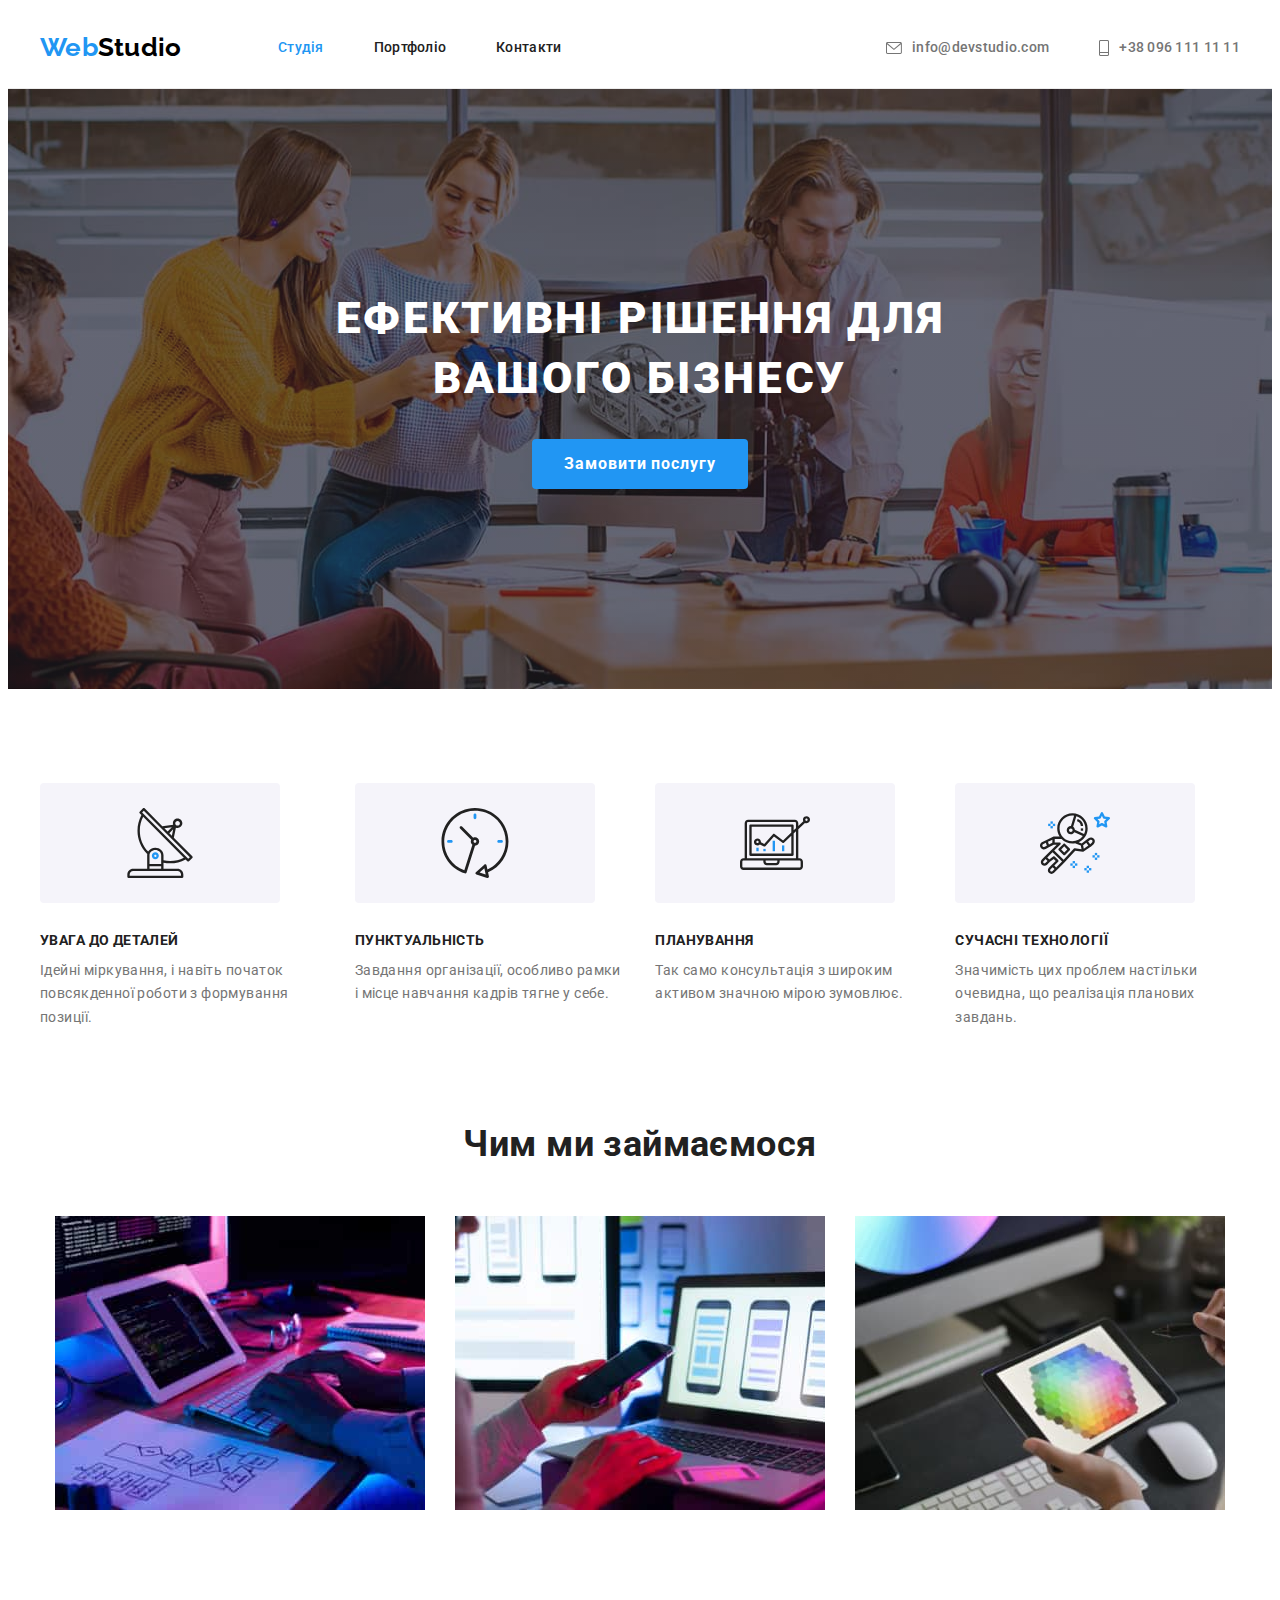
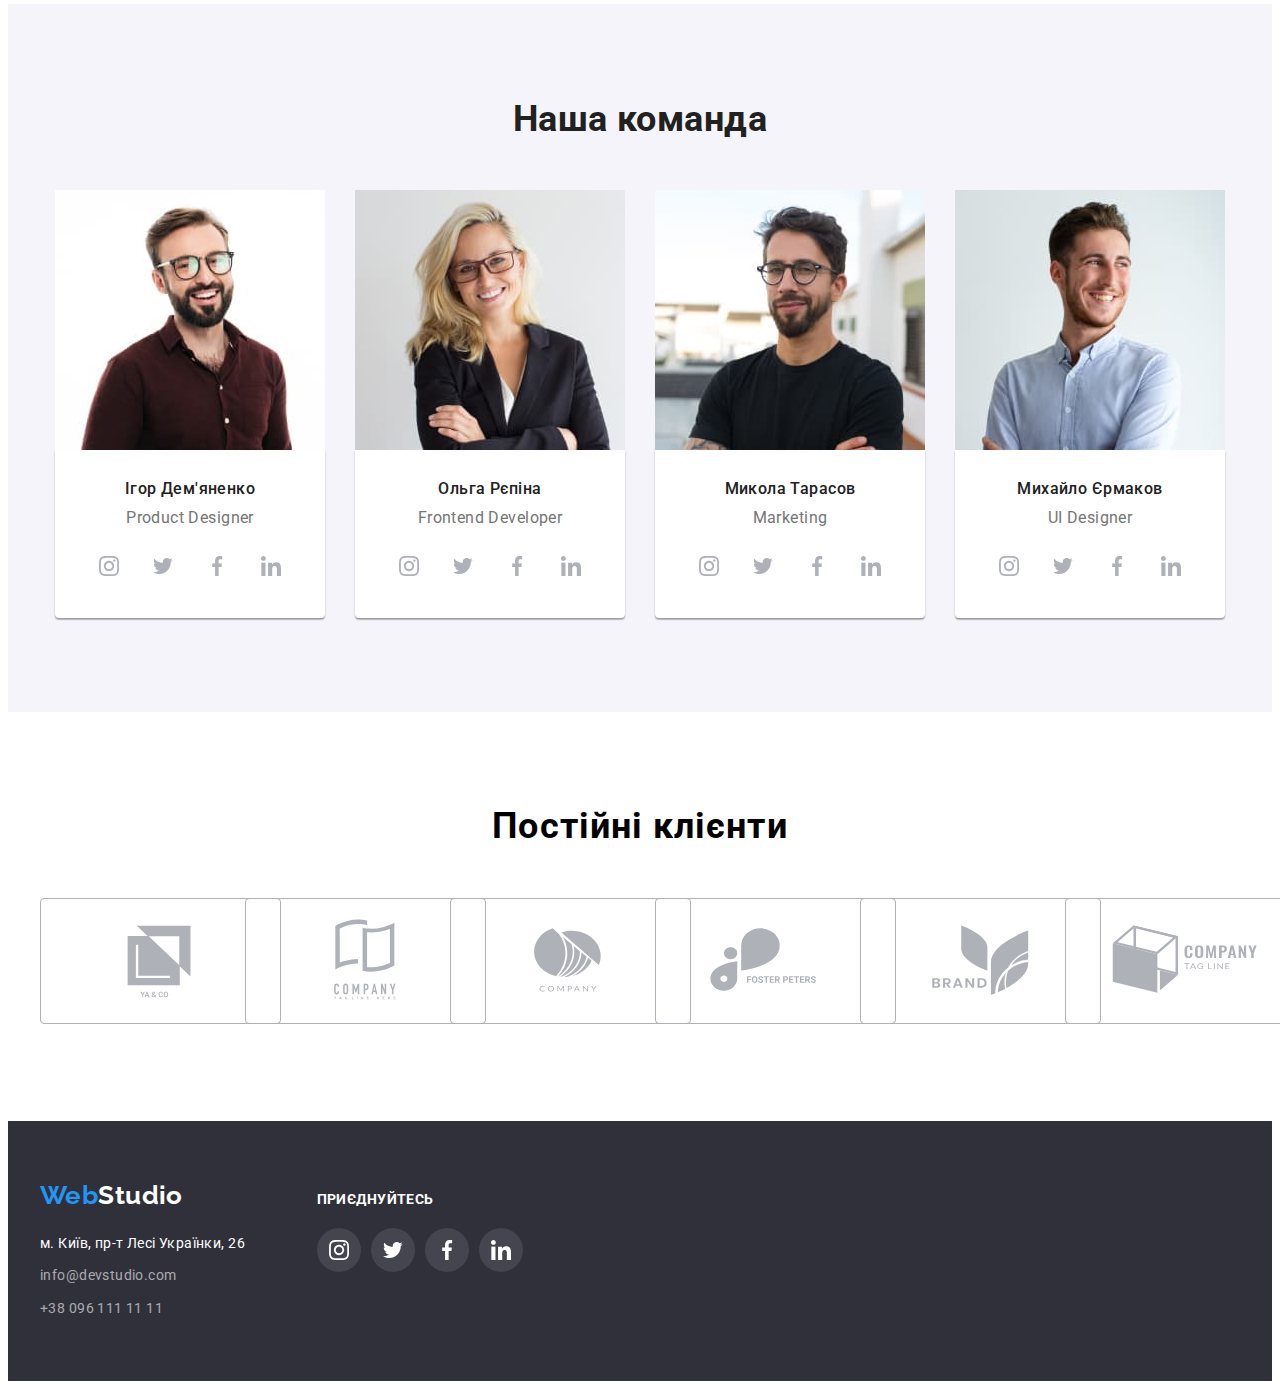
<file: index.html>
<!DOCTYPE html>
<html lang="uk">
  <head>
    <meta charset="UTF-8" />
    <meta http-equiv="X-UA-Compatible" content="IE=edge" />
    <meta name="viewport" content="width=device-width, initial-scale=1.0" />
    <title>Студія</title>
    <link rel="preconnect" href="https://fonts.googleapis.com" />
    <link rel="preconnect" href="https://fonts.gstatic.com" crossorigin />
    <link
      href="https://fonts.googleapis.com/css2?family=Raleway:wght@700&family=Roboto:wght@400;500;700;900&display=swap"
      rel="stylesheet"
    />
    <link
      rel="stylesheet"
      href="https://cdnjs.cloudflare.com/ajax/libs/modern-normalize/1.1.0/modern-normalize.min.css"
      integrity="sha512-wpPYUAdjBVSE4KJnH1VR1HeZfpl1ub8YT/NKx4PuQ5NmX2tKuGu6U/JRp5y+Y8XG2tV+wKQpNHVUX03MfMFn9Q=="
      crossorigin="anonymous"
      referrerpolicy="no-referrer"
    />
    <link rel="stylesheet" href="./css/styles.css" />
  </head>
  <body>
    <!-- Наведение по сайту -->
    <header class="header">
      <div class="container header-container">
        <a href="./index.html" class="header-logo"
          ><span class="logo-first">Web</span
          ><span class="logo-second">Studio</span>
        </a>
        <nav class="nav">
          <ul class="nav-list">
            <li class="nav-item">
              <a class="nav-link link current" href="./index.html">Студія</a>
            </li>
            <li class="nav-item">
              <a class="nav-link link" href="./portfolio.html">Портфоліо</a>
            </li>
            <li class="nav-item">
              <a class="nav-link link" href="#">Контакти</a>
            </li>
          </ul>
        </nav>
        <ul class="contacts">
          <li class="contacts-link">
            <a class="contact link" href="mailto:info@devstudio.com">
              <svg class="mail" width="16" height="12">
                <use href="./images/icons.svg#icon-mail"></use>
              </svg>
              info@devstudio.com
            </a>
          </li>
          <li class="contacts-link">
            <a class="contact link" href="tel:+380961111111">
              <svg class="phone" width="10" height="16">
                <use href="./images/icons.svg#icon-phone"></use>
              </svg>
              +38 096 111 11 11
            </a>
          </li>
        </ul>
      </div>
    </header>

    <main>
      <!-- Hero -->
      <section class="hero section">
        <div class="container">
          <h1 class="hero-title">Ефективні рішення для вашого бізнесу</h1>
          <button class="hero-button button" type="button">
            Замовити послугу
          </button>
        </div>
      </section>

      <!-- Преимущества -->
      <section class="benefits section">
        <div class="container">
          <h2 class="benefits-title visually-hidden">Переваги</h2>
          <ul class="benefits-link">
            <li class="benefits-item">
              <div class="benefist-list">
                <svg class="benefits-icon-list" width="70" height="70">
                  <use
                    class="icon-benefits"
                    href="./images/icons.svg#icon-antenna"
                  ></use>
                </svg>
              </div>
              <h3 class="benefits-item-title">УВАГА ДО ДЕТАЛЕЙ</h3>
              <p class="benefits-item-text">
                Ідейні міркування, і навіть початок повсякденної роботи з
                формування позиції.
              </p>
            </li>
            <li class="benefits-item">
              <div class="benefist-list">
                <svg class="benefits-icon-list" width="70" height="70">
                  <use
                    class="icon-benefits"
                    href="./images/icons.svg#icon-clock"
                  ></use>
                </svg>
              </div>
              <h3 class="benefits-item-title">ПУНКТУАЛЬНІСТЬ</h3>
              <p class="benefits-item-text">
                Завдання організації, особливо рамки і місце навчання кадрів
                тягне у себе.
              </p>
            </li>
            <li class="benefits-item">
              <div class="benefist-list">
                <svg class="benefits-icon-list" width="70" height="70">
                  <use
                    class="icon-benefits"
                    href="./images/icons.svg#icon-diagram"
                  ></use>
                </svg>
              </div>
              <h3 class="benefits-item-title">ПЛАНУВАННЯ</h3>
              <p class="benefits-item-text">
                Так само консультація з широким активом значною мірою зумовлює.
              </p>
            </li>
            <li class="benefits-item">
              <div class="benefist-list">
                <svg class="benefits-icon-list" width="70" height="70">
                  <use
                    class="icon-benefits"
                    href="./images/icons.svg#icon-astronaut"
                  ></use>
                </svg>
              </div>
              <h3 class="benefits-item-title">СУЧАСНІ ТЕХНОЛОГІЇ</h3>
              <p class="benefits-item-text">
                Значимість цих проблем настільки очевидна, що реалізація
                планових завдань.
              </p>
            </li>
          </ul>
        </div>
      </section>

      <!-- Род занятий -->
      <section class="work section">
        <div class="container">
          <h2 class="work-title">Чим ми займаємося</h2>
          <ul class="work-images">
            <li><img src="./images/img.jpg" alt="Робота" width="370" /></li>
            <li>
              <img src="./images/img1.jpg" alt="Тестування" width="370" />
            </li>
            <li><img src="./images/img2.jpg" alt="Дизайн" width="370" /></li>
          </ul>
        </div>
      </section>

      <!-- Команда -->
      <section class="comand section">
        <div class="container">
          <h2 class="comand-title">Наша команда</h2>
          <ul class="comand-list">
            <li class="comand-item">
              <img src="./images/person1.jpg" alt="Портрет" width="270" />
              <div class="comand-item-text">
                <p class="comand-text">Ігор Дем'яненко</p>
                <p class="comand-profession">Product Designer</p>
                <ul class="comand-media-list">
                  <li class="socials-list-item">
                    <a class="socials-link" href="">
                      <svg class="socials-icon" width="20" height="20">
                        <use href="./images/icons.svg#icon-instagram"></use>
                      </svg>
                    </a>
                  </li>
                  <li class="socials-list-item">
                    <a class="socials-link" href="">
                      <svg class="socials-icon" width="20" height="20">
                        <use href="./images/icons.svg#icon-Vector"></use>
                      </svg>
                    </a>
                  </li>
                  <li class="socials-list-item">
                    <a class="socials-link" href="">
                      <svg class="socials-icon" width="20" height="20">
                        <use href="./images/icons.svg#icon-facebook"></use>
                      </svg>
                    </a>
                  </li>
                  <li class="socials-list-item">
                    <a class="socials-link" href="">
                      <svg class="socials-icon" width="20" height="20">
                        <use href="./images/icons.svg#icon-linkedin"></use>
                      </svg>
                    </a>
                  </li>
                </ul>
              </div>
            </li>
            <li class="comand-item">
              <img src="./images/person4.jpg" alt="Портрет" width="270" />
              <div class="comand-item-text">
                <p class="comand-text">Ольга Рєпіна</p>
                <p class="comand-profession">Frontend Developer</p>
                <ul class="comand-media-list">
                  <li class="socials-list-item">
                    <a class="socials-link" href="">
                      <svg class="socials-icon" width="20" height="20">
                        <use href="./images/icons.svg#icon-instagram"></use>
                      </svg>
                    </a>
                  </li>
                  <li class="socials-list-item">
                    <a class="socials-link" href="">
                      <svg class="socials-icon" width="20" height="20">
                        <use href="./images/icons.svg#icon-Vector"></use>
                      </svg>
                    </a>
                  </li>
                  <li class="socials-list-item">
                    <a class="socials-link" href="">
                      <svg class="socials-icon" width="20" height="20">
                        <use href="./images/icons.svg#icon-facebook"></use>
                      </svg>
                    </a>
                  </li>
                  <li class="socials-list-item">
                    <a class="socials-link" href="">
                      <svg class="socials-icon" width="20" height="20">
                        <use href="./images/icons.svg#icon-linkedin"></use>
                      </svg>
                    </a>
                  </li>
                </ul>
              </div>
            </li>
            <li class="comand-item">
              <img src="./images/person3.jpg" alt="Портрет" width="270" />
              <div class="comand-item-text">
                <p class="comand-text">Микола Тарасов</p>
                <p class="comand-profession">Marketing</p>
                <ul class="comand-media-list">
                  <li class="socials-list-item">
                    <a class="socials-link" href="">
                      <svg class="socials-icon" width="20" height="20">
                        <use href="./images/icons.svg#icon-instagram"></use>
                      </svg>
                    </a>
                  </li>
                  <li class="socials-list-item">
                    <a class="socials-link" href="">
                      <svg class="socials-icon" width="20" height="20">
                        <use href="./images/icons.svg#icon-Vector"></use>
                      </svg>
                    </a>
                  </li>
                  <li class="socials-list-item">
                    <a class="socials-link" href="">
                      <svg class="socials-icon" width="20" height="20">
                        <use href="./images/icons.svg#icon-facebook"></use>
                      </svg>
                    </a>
                  </li>
                  <li class="socials-list-item">
                    <a class="socials-link" href="">
                      <svg class="socials-icon" width="20" height="20">
                        <use href="./images/icons.svg#icon-linkedin"></use>
                      </svg>
                    </a>
                  </li>
                </ul>
              </div>
            </li>
            <li class="comand-item">
              <img src="./images/person2.jpg" alt="Портрет" width="270" />
              <div class="comand-item-text">
                <p class="comand-text">Михайло Єрмаков</p>
                <p class="comand-profession">UI Designer</p>
                <ul class="comand-media-list">
                  <li class="socials-list-item">
                    <a class="socials-link" href="">
                      <svg class="socials-icon" width="20" height="20">
                        <use href="./images/icons.svg#icon-instagram"></use>
                      </svg>
                    </a>
                  </li>
                  <li class="socials-list-item">
                    <a class="socials-link" href="">
                      <svg class="socials-icon" width="20" height="20">
                        <use href="./images/icons.svg#icon-Vector"></use>
                      </svg>
                    </a>
                  </li>
                  <li class="socials-list-item">
                    <a class="socials-link" href="">
                      <svg class="socials-icon" width="20" height="20">
                        <use href="./images/icons.svg#icon-facebook"></use>
                      </svg>
                    </a>
                  </li>
                  <li class="socials-list-item">
                    <a class="socials-link" href="">
                      <svg class="socials-icon" width="20" height="20">
                        <use href="./images/icons.svg#icon-linkedin"></use>
                      </svg>
                    </a>
                  </li>
                </ul>
              </div>
            </li>
          </ul>
        </div>
      </section>
    </main>

    <!-- Постоянные Клиенты -->
    <section class="section">
      <div class="container">
        <h2 class="clients-title">Постійні клієнти</h2>
        <ul class="clients-list">
          <li class="clients-item">
            <a class="clients-link" href="#">
              <svg class="clients-icon">
                <use href="./images/icons.svg#icon-Logo"></use>
              </svg>
            </a>
          </li>
          <li class="clients-item">
            <a class="clients-link" href="#">
              <svg class="clients-icon">
                <use href="./images/icons.svg#icon-Logo-1"></use>
              </svg>
            </a>
          </li>
          <li class="clients-item">
            <a class="clients-link" href="#">
              <svg class="clients-icon">
                <use href="./images/icons.svg#icon-Logo-2"></use>
              </svg>
            </a>
          </li>
          <li class="clients-item">
            <a class="clients-link" href="#">
              <svg class="clients-icon">
                <use href="./images/icons.svg#icon-Logo-3"></use>
              </svg>
            </a>
          </li>
          <li class="clients-item">
            <a class="clients-link" href="#">
              <svg class="clients-icon">
                <use href="./images/icons.svg#icon-Logo-4"></use>
              </svg>
            </a>
          </li>
          <li class="clients-item">
            <a class="clients-link" href="#">
              <svg class="clients-icon">
                <use href="./images/icons.svg#icon-Logo-5"></use>
              </svg>
            </a>
          </li>
        </ul>
      </div>
    </section>

    <!-- Контактная инфо -->
    <footer class="footer">
      <div class="container">
        <div class="footer-content">
          <div class="footer-contact">
            <a href="./index.html" class="footer-logo"
              ><span class="logo-first">Web</span
              ><span class="logo-second color">Studio</span>
            </a>
            <address class="address">
              <ul class="footer-item">
                <li class="footer-list list-address">
                  <a
                    class="footer-map"
                    href="https://goo.gl/maps/SfLGjtbYT2zmBpAr8"
                    target="_blank"
                    rel="noopener noreferrer nofollow"
                    >м. Київ, пр-т Лесі Українки, 26</a
                  >
                </li>
                <li class="list-address">
                  <a class="footer-contact" href="mailto:info@devstudio.com"
                    >info@devstudio.com</a
                  >
                </li>
                <li class="list-address">
                  <a class="footer-contact" href="tel:+380961111111"
                    >+38 096 111 11 11</a
                  >
                </li>
              </ul>
            </address>
          </div>

          <div class="socials">
            <p class="socials-title">Приєднуйтесь</p>
            <ul class="social-list">
              <li class="social-item">
                <a class="social-link" href="">
                  <svg class="social-icon" width="20" height="20">
                    <use href="./images/icons.svg#icon-instagram"></use>
                  </svg>
                </a>
              </li>
              <li class="social-item">
                <a class="social-link" href="">
                  <svg class="social-icon" width="20" height="20">
                    <use href="./images/icons.svg#icon-Vector"></use>
                  </svg>
                </a>
              </li>
              <li class="social-item">
                <a class="social-link" href="">
                  <svg class="social-icon" width="20" height="20">
                    <use href="./images/icons.svg#icon-facebook"></use>
                  </svg>
                </a>
              </li>
              <li class="social-item">
                <a class="social-link" href="">
                  <svg class="social-icon" width="20" height="20">
                    <use href="./images/icons.svg#icon-linkedin"></use>
                  </svg>
                </a>
              </li>
            </ul>
          </div>
        </div>
      </div>
    </footer>
  </body>
</html>
</file>
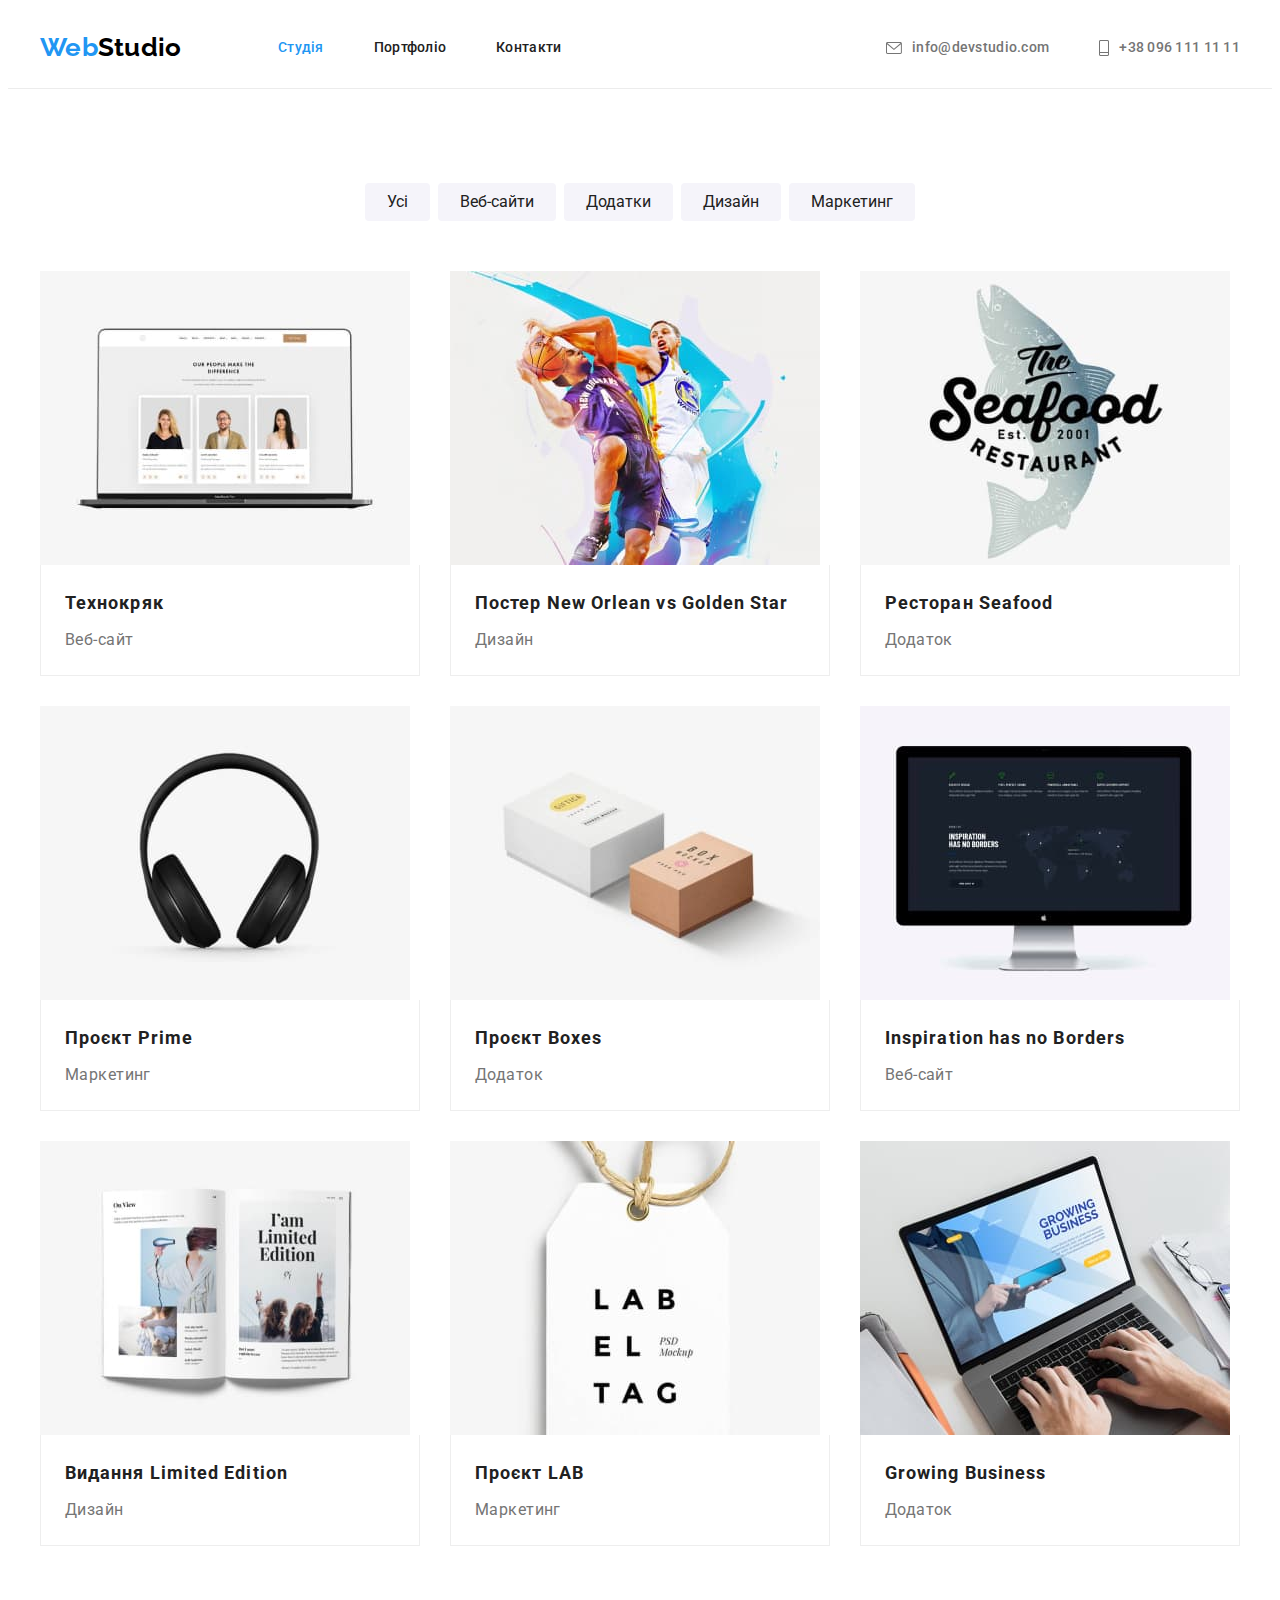
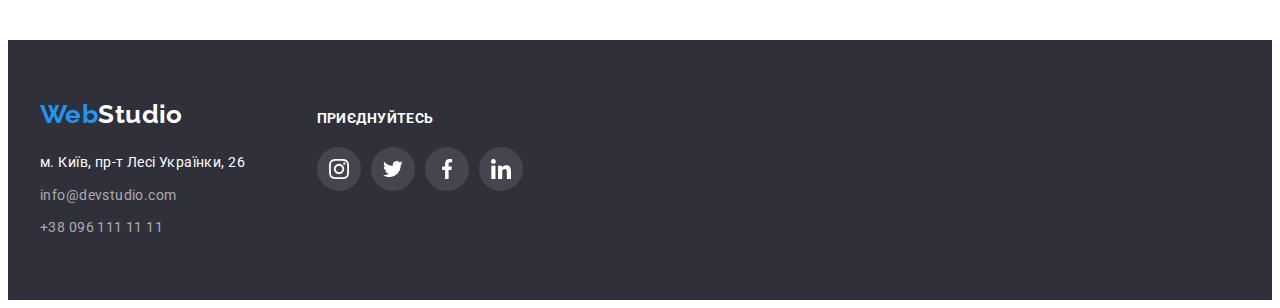
<file: portfolio.html>
<!DOCTYPE html>
<html lang="en">
  <head>
    <meta charset="UTF-8" />
    <meta http-equiv="X-UA-Compatible" content="IE=edge" />
    <meta name="viewport" content="width=device-width, initial-scale=1.0" />
    <title>Portfolio</title>
    <link rel="preconnect" href="https://fonts.googleapis.com" />
    <link rel="preconnect" href="https://fonts.gstatic.com" crossorigin />
    <link
      href="https://fonts.googleapis.com/css2?family=Raleway:wght@700&family=Roboto:wght@400;500;700;900&display=swap"
      rel="stylesheet"
    />
    <link
      rel="stylesheet"
      href="https://cdnjs.cloudflare.com/ajax/libs/modern-normalize/1.1.0/modern-normalize.min.css"
      integrity="sha512-wpPYUAdjBVSE4KJnH1VR1HeZfpl1ub8YT/NKx4PuQ5NmX2tKuGu6U/JRp5y+Y8XG2tV+wKQpNHVUX03MfMFn9Q=="
      crossorigin="anonymous"
      referrerpolicy="no-referrer"
    />
    <link rel="stylesheet" href="./css/styles.css" />
  </head>
  <body>
    <!-- Наведение по сайту -->
    <header class="header">
      <div class="container header-container">
        <a href="./index.html" class="header-logo"
          ><span class="logo-first">Web</span
          ><span class="logo-second">Studio</span>
        </a>
        <nav class="nav">
          <ul class="nav-list">
            <li class="nav-item">
              <a class="nav-link link current" href="./index.html">Студія</a>
            </li>
            <li class="nav-item">
              <a class="nav-link link" href="./portfolio.html">Портфоліо</a>
            </li>
            <li class="nav-item">
              <a class="nav-link link" href="#">Контакти</a>
            </li>
          </ul>
        </nav>
        <ul class="contacts">
          <li class="contacts-link">
            <a class="contact link" href="mailto:info@devstudio.com">
              <svg class="mail" width="16" height="12">
                <use href="./images/icons.svg#icon-mail"></use>
              </svg>
              info@devstudio.com
            </a>
          </li>
          <li class="contacts-link">
            <a class="contact link" href="tel:+380961111111">
              <svg class="phone" width="10" height="16">
                <use href="./images/icons.svg#icon-phone"></use>
              </svg>
              +38 096 111 11 11
            </a>
          </li>
        </ul>
      </div>
    </header>

    <main>
      <section class="section">
        <div class="container">
          <h1 class="visually-hidden">Наші роботи</h1>
          <ul class="button-project">
            <li>
              <button class="portfolio-button button" type="button">Усі</button>
            </li>
            <li>
              <button class="portfolio-button button" type="button">
                Веб-сайти
              </button>
            </li>
            <li>
              <button class="portfolio-button button" type="button">
                Додатки
              </button>
            </li>
            <li>
              <button class="portfolio-button button" type="button">
                Дизайн
              </button>
            </li>
            <li>
              <button class="portfolio-button button" type="button">
                Маркетинг
              </button>
            </li>
          </ul>
          <ul class="project">
            <li class="project-list">
              <a class="project-link" href="#">
                <img src="./images/laptop.jpg" alt="laptop" width="370" />
                <div class="project-box">
                  <h2 class="project-item">Технокряк</h2>
                  <p class="project-works">Веб-сайт</p>
                </div>
              </a>
            </li>
            <li class="project-list">
              <a class="project-link" href="#">
                <img
                  src="./images/basketball.jpg"
                  alt="basketball"
                  width="370"
                />
                <div class="project-box">
                  <h2 class="project-item">Постер New Orlean vs Golden Star</h2>
                  <p class="project-works">Дизайн</p>
                </div>
              </a>
            </li>
            <li class="project-list">
              <a class="project-link" href="#">
                <img src="./images/logorestaurant.jpg" alt="logo" width="370" />
                <div class="project-box">
                  <h2 class="project-item">Ресторан Seafood</h2>
                  <p class="project-works">Додаток</p>
                </div>
              </a>
            </li>
            <li class="project-list">
              <a class="project-link" href="#">
                <img
                  src="./images/headphones.jpg"
                  alt="headphones"
                  width="370"
                />
                <div class="project-box">
                  <h2 class="project-item">Проєкт Prime</h2>
                  <p class="project-works">Маркетинг</p>
                </div>
              </a>
            </li>
            <li class="project-list">
              <a class="project-link" href="#">
                <img src="./images/boxes.jpg" alt="boxes" width="370" />
                <div class="project-box">
                  <h2 class="project-item">Проєкт Boxes</h2>
                  <p class="project-works">Додаток</p>
                </div>
              </a>
            </li>
            <li class="project-list">
              <a class="project-link" href="#">
                <img
                  src="./images/inspiration.jpg"
                  alt="inspiration"
                  width="370"
                />
                <div class="project-box">
                  <h2 class="project-item">Inspiration has no Borders</h2>
                  <p class="project-works">Веб-сайт</p>
                </div>
              </a>
            </li>
            <li class="project-list">
              <a class="project-link" href="#">
                <img src="./images/book.jpg" alt="book" width="370" />
                <div class="project-box">
                  <h2 class="project-item">Видання Limited Edition</h2>
                  <p class="project-works">Дизайн</p>
                </div>
              </a>
            </li>
            <li class="project-list">
              <a class="project-link" href="#">
                <img src="./images/tag.jpg" alt="tag" width="370" />
                <div class="project-box">
                  <h2 class="project-item">Проєкт LAB</h2>
                  <p class="project-works">Маркетинг</p>
                </div>
              </a>
            </li>
            <li class="project-list">
              <a class="project-link" href="#">
                <img src="./images/business.jpg" alt="business" width="370" />
                <div class="project-box">
                  <h2 class="project-item">Growing Business</h2>
                  <p class="project-works">Додаток</p>
                </div>
              </a>
            </li>
          </ul>
        </div>
      </section>
    </main>

    <!-- Контактная инфо -->
    <footer class="footer">
      <div class="container">
        <div class="footer-content">
          <div class="footer-contact">
            <a href="./index.html" class="footer-logo"
              ><span class="logo-first">Web</span
              ><span class="logo-second color">Studio</span>
            </a>
            <address class="address">
              <ul class="footer-item">
                <li class="footer-list list-address">
                  <a
                    class="footer-map"
                    href="https://goo.gl/maps/SfLGjtbYT2zmBpAr8"
                    target="_blank"
                    rel="noopener noreferrer nofollow"
                    >м. Київ, пр-т Лесі Українки, 26</a
                  >
                </li>
                <li class="list-address">
                  <a class="footer-contact" href="mailto:info@devstudio.com"
                    >info@devstudio.com</a
                  >
                </li>
                <li class="list-address">
                  <a class="footer-contact" href="tel:+380961111111"
                    >+38 096 111 11 11</a
                  >
                </li>
              </ul>
            </address>
          </div>

          <div class="socials">
            <p class="socials-title">Приєднуйтесь</p>
            <ul class="social-list">
              <li class="social-item">
                <a class="social-link" href="">
                  <svg class="social-icon" width="20" height="20">
                    <use href="./images/icons.svg#icon-instagram"></use>
                  </svg>
                </a>
              </li>
              <li class="social-item">
                <a class="social-link" href="">
                  <svg class="social-icon" width="20" height="20">
                    <use href="./images/icons.svg#icon-Vector"></use>
                  </svg>
                </a>
              </li>
              <li class="social-item">
                <a class="social-link" href="">
                  <svg class="social-icon" width="20" height="20">
                    <use href="./images/icons.svg#icon-facebook"></use>
                  </svg>
                </a>
              </li>
              <li class="social-item">
                <a class="social-link" href="">
                  <svg class="social-icon" width="20" height="20">
                    <use href="./images/icons.svg#icon-linkedin"></use>
                  </svg>
                </a>
              </li>
            </ul>
          </div>
        </div>
      </div>
    </footer>
  </body>
</html>
</file>
<file: css/styles.css>
:root {
  --background-color: #ffffff;
  --main-color: #212121;
  --second-color: #757575;
  --color-button: #2196f3;
  --background-color-button: #188ce8;
  --background-color-team: #f5f4fa;
  --bcg-second: #2f303a;
  --third-color: rgba(255, 255, 255, 0.6);
}

body {
  font-family: "Roboto", sans-serif;
  font-size: 14px;
  font-weight: 500;
  background: var(--background-color);
  letter-spacing: 0.03em;
}

h1,
h2,
h3,
h4,
h5,
h6,
p {
  margin: 0;
  padding: 0;
}

button {
  padding: 0;
}

.link:hover,
.link:focus {
  color: var(--color-button);
}

.container {
  width: 1200px;
  margin: 0 auto;
  padding-left: 15px;
  padding-right: 15px;
  margin: auto;
}

.section {
  padding-top: 94px;
  padding-bottom: 94px;
}

img {
  display: block;
}

a {
  text-decoration: none;
}

ul {
  margin: 0;
  padding: 0;
  list-style: none;
}

span {
  font-family: "Raleway", sans-serif;
  font-weight: 700;
  font-size: 26px;
  line-height: 1.14;
}

.visually-hidden {
  position: absolute;
  white-space: nowrap;
  width: 1px;
  height: 1px;
  overflow: hidden;
  border: 0;
  padding: 0;
  clip: rect(0 0 0 0);
  clip-path: inset(50%);
  margin: -1px;
}

/* Header */

.header-container {
  display: flex;
  align-items: center;
}

.nav-item .current {
  color: var(--color-button);
}

.header-logo {
  display: block;
  width: 145px;
  margin-right: 93px;
}

.logo-first {
  color: var(--color-button);
}

.logo-second {
  color: #000000;
}

.header {
  font-style: normal;
  line-height: 1.14;
  letter-spacing: 0.02em;
  background-color: var(--background-color);
  border-bottom: 1px solid #ececec;
}

.nav-list {
  display: flex;
  padding: 32px 0;
  gap: 50px;
}

.contacts {
  display: flex;
  align-items: center;
  justify-content: center;
  margin-left: auto;
  padding: 32px 0;
  gap: 50px;
}

.nav-link {
  color: var(--main-color);
}

.contact {
  display: flex;
  align-items: center;
  align-self: baseline;
  color: var(--second-color);
}

.mail,
.phone {
  margin-right: 10px;
  fill: var(--second-color);
}

.contact:hover .mail,
.contact:focus .mail {
  fill: var(--color-button);
}

.contact:hover .phone,
.contact:focus .phone {
  fill: var(--color-button);
}

.contact:hover,
.contact:focus {
  color: var(--color-button);
}

/* Hero Section */

.hero {
  max-width: 1600px;
  padding-top: 200px;
  padding-bottom: 200px;
  margin: 0 auto;
  background-color: var(--bcg-second);
  background-image: linear-gradient(
      to right,
      rgba(47, 48, 58, 0.4),
      rgba(47, 48, 58, 0.4)
    ),
    url(../images/bg-comand.jpg);

  background-repeat: no-repeat;
  background-size: cover;
  background-position: center;
}

.hero-title {
  max-width: 696px;
  margin: 0 auto;
  margin-bottom: 30px;
  font-weight: 900;
  font-size: 44px;
  line-height: 1.36;
  text-align: center;
  letter-spacing: 0.06em;
  text-transform: uppercase;
  color: var(--background-color);
}

.hero-button {
  display: flex;
  margin-left: auto;
  margin-right: auto;
  padding: 10px 32px;
  border-radius: 4px;
  border: transparent;

  font-family: "Roboto", sans-serif;
  font-weight: 700;
  font-size: 16px;
  line-height: 1.87;
  letter-spacing: 0.06em;

  color: var(--background-color);
  background: var(--color-button);
}

.button:hover,
.button:focus {
  background-color: var(--background-color-button);
}

.button {
  cursor: pointer;
}

/* Benefits Section */

.benefits-link-icon {
  display: flex;
  align-items: center;
  justify-content: center;
  gap: 30px;
}

.benefits-link-icon {
  display: flex;
  align-items: center;
  justify-content: center;
}

.benefits-link {
  display: flex;
  justify-content: center;
  gap: 30px;
}

.benefist-list{
  display: flex;
  align-items: center;
  justify-content: center;
  width: 240px;
  height: 120px;
  margin-bottom: 30px;
  border-radius: 4px;
  background-color:var(--background-color-team) ;

}

.benefits-item-icon {
  padding: 25px 100px;
  background-color: var(--background-color-team);
  border-radius: 4px;
  margin-bottom: 30px;
}

.benefits-item-title {
  margin-bottom: 10px;
  font-weight: 700;
  font-size: 14px;
  line-height: 1.14;
  text-transform: uppercase;
  color: var(--main-color);
}

.benefits-item-text {
  min-width: 270px;
  font-weight: 400;
  line-height: 1.71;
  color: var(--second-color);
}

/* work */

.work {
  padding-top: 0;
}

.work-title {
  margin-bottom: 50px;
  font-weight: 700;
  font-size: 36px;
  line-height: 1.16;
  text-align: center;
  color: var(--main-color);
}

.work-images {
  display: flex;
  flex-wrap: wrap;
  justify-content: center;
  gap: 30px;
}

/* Comands */

.comand-list {
  display: flex;
  justify-content: center;
  flex-wrap: wrap;
  gap: 30px;
}

.comand {
  background-color: var(--background-color-team);
}

.comand-item {
  background-color: var(--background-color);
}

.comand-title {
  margin-bottom: 50px;
  font-weight: 700;
  font-size: 36px;
  line-height: 42px;
  text-align: center;
  color: var(--main-color);
}

.comand-item-text {
  padding: 30px 0;
  text-align: center;
  box-shadow: 0px 1px 3px rgba(0, 0, 0, 0.12), 0px 1px 1px rgba(0, 0, 0, 0.14),
    0px 2px 1px rgba(0, 0, 0, 0.2);
  border-radius: 0px 0px 4px 4px;
}

.comand-text {
  margin-bottom: 10px;
  font-size: 16px;
  line-height: 1.18;
  color: var(--main-color);
}

.comand-profession {
  font-weight: 400;
  font-size: 16px;
  line-height: 1.18;
  margin-bottom: 16px;
  color: var(--second-color);
}

.comand-media-list {
  display: flex;
  justify-content: center;
  gap: 10px;
}

.socials-link {
  display: flex;
  align-items: center;
  justify-content: center;

  width: 44px;
  height: 44px;
  background-color: var(--background-color);
  border-radius: 50%;
}

.socials-icon {
  fill: #afb1b8;
}

.socials-link:hover .socials-icon,
.socials-link:focus .socials-icon {
  fill: var(--background-color);
  background-color: var(--color-button);
}

.socials-link:hover,
.socials-link:focus {
  color: var(--background-color);
  background-color: var(--color-button);
}

/* Постоянные Клиенты */

.clients-title {
  text-align: center;
  font-weight: 700;
  font-size: 36px;
  line-height: 1.16;
  letter-spacing: 0.03em;
  margin-bottom: 50px;
}

.clients-list {
  display: flex;
  justify-content: center;
  gap: 30px;
}

.clients-icon {
  width: 100%;
  height: 92px;
  padding: 16px 32px;
  fill: #afb1b8;
  border: 1px solid #afb1b8;
  border-radius: 4px;
}

.clients-link:hover .clients-icon,
.clients-link:focus .clients-icon {
  fill: var(--color-button);
  border-radius: var(--color-button);
  border-radius: 4px;
}

.clients-link:hover .clients-icon,
.clients-link:focus .clients-icon {
  color: var(--color-button);
  border: 1px solid var(--color-button);
}

/* Footer */
.footer-content {
  display: flex;
  align-items: baseline;
}

.footer {
  display: flex;
  padding: 60px 0;
  background-color: var(--bcg-second);
  font-style: normal;
}

.footer-logo {
  display: block;
  margin-bottom: 20px;
}

.list-address:not(:last-child) {
  margin-bottom: 9px;
}

.footer-map {
  font-weight: 400;
  line-height: 1.71;
  color: var(--background-color);
}

.footer-contact {
  margin-right: 70px;
  font-weight: 400;
  line-height: 1.71;
  color: var(--third-color);
}

.color {
  color: var(--background-color);
}

.socials-title {
  font-weight: 700;
  font-size: 14px;
  line-height: 1.14;
  color: var(--background-color);
  text-transform: uppercase;
  margin-bottom: 20px;
}

.social-list {
  display: flex;
  gap: 10px;
}

.social-link {
  display: flex;
  align-items: center;
  justify-content: center;
  width: 44px;
  height: 44px;
  background-color: rgba(255, 255, 255, 0.1);
  border-radius: 50%;
}

.social-icon {
  fill: var(--background-color);
}

.social-icon:hover .social-icon,
.social-icon:focus .social-icon {
  background-color: var(--color-button);
}

.social-link:hover,
.social-link:focus {
  color: var(--background-color);
  background-color: var(--color-button);
}

/* Portfolio */

.button-project {
  display: flex;
  justify-content: center;
  gap: 8px;
  margin-bottom: 50px;
}

.portfolio-button {
  padding: 6px 22px;
  border: transparent;
  border-radius: 4px;
  font-family: "Roboto", sans-serif;
  font-size: 16px;
  line-height: 1.62;
  text-align: center;
  color: var(--main-color);
  background: var(--background-color-team);
}

.portfolio-button:hover,
.portfolio-button:focus {
  color: var(--background-color);
  background: var(--color-button);
}

.project {
  display: flex;
  flex-wrap: wrap;
  gap: 30px;
}

.project-box {
  border: 1px solid #eeeeee;
  border-top: none;
  padding: 20px 24px;
}

.project-list {
  flex-basis: calc((100% - 30px * 2) / 3);
}

.project-list:hover,
.project-list:focus {
  box-shadow: 0px 1px 1px rgba(0, 0, 0, 0.12), 0px 4px 4px rgba(0, 0, 0, 0.06),
    1px 4px 6px rgba(0, 0, 0, 0.16);
}

.project-item {
  margin-bottom: 4px;
  font-weight: 700;
  font-size: 18px;
  line-height: 2;
  letter-spacing: 0.06em;
  color: var(--main-color);
}

.project-works {
  font-weight: 400;
  font-size: 16px;
  line-height: 1.87;
  color: var(--second-color);
}

.address {
  font-style: normal;
}

.footer-list:not(:last-child) {
  margin-bottom: 9px;
}
</file>
